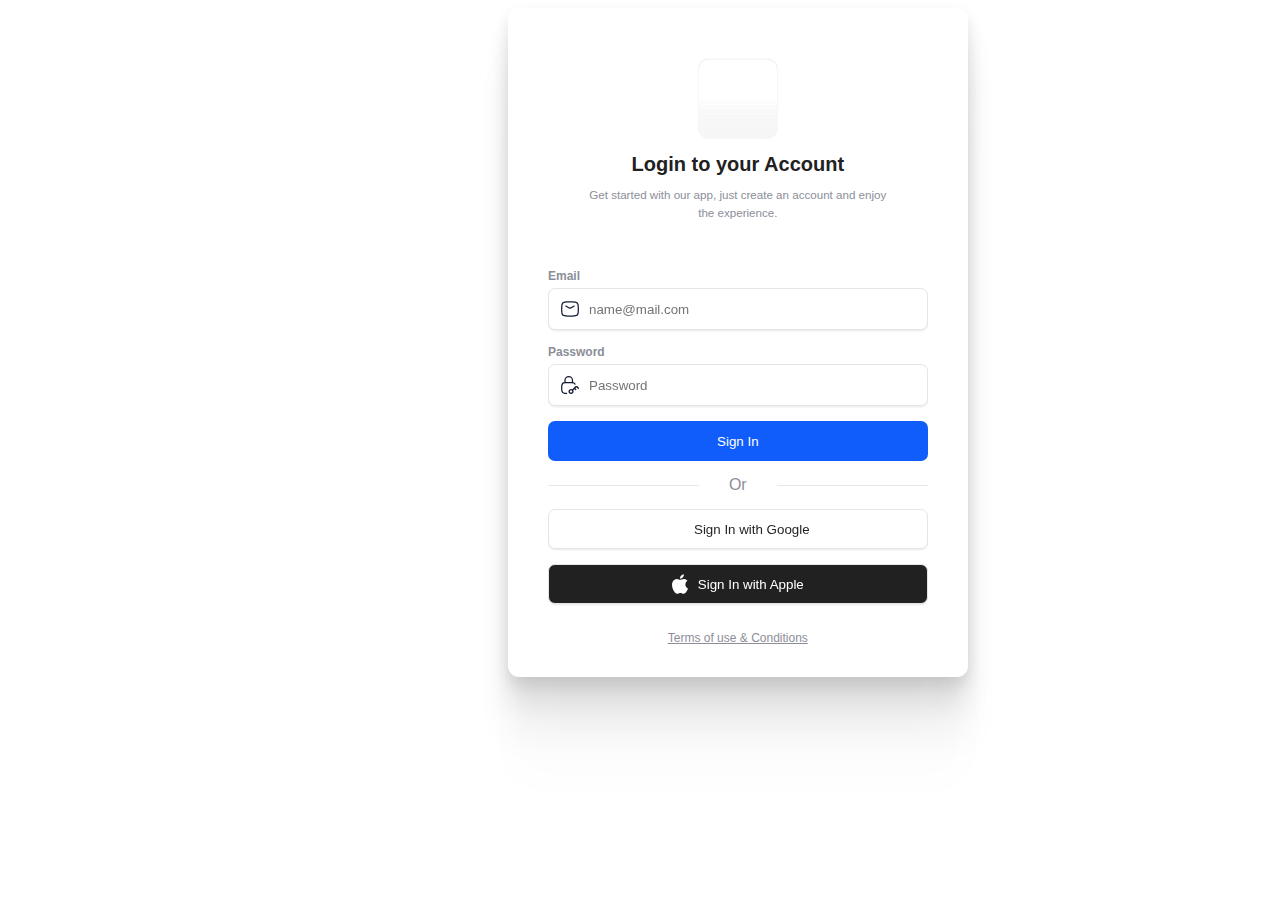
<file: cloudScholarshipTry/src/main/webapp/login.html>
<!DOCTYPE html>
<html lang="en">
<head>
    <meta charset="UTF-8">
    <meta http-equiv="X-UA-Compatible" content="IE=edge">
    <meta name="viewport" content="width=device-width, initial-scale=1.0">
    <title>LOGIN</title>
    <link rel="stylesheet" href="logins.css">
</head>
<body>
    <form class="form_container">
        <div class="logo_container"></div>
        <div class="title_container">
          <p class="title">Login to your Account</p>
          <span class="subtitle">Get started with our app, just create an account and enjoy the experience.</span>
        </div>
        <br>
        <div class="input_container">
          <label class="input_label" for="email_field">Email</label>
          <svg fill="none" viewBox="0 0 24 24" height="24" width="24" xmlns="http://www.w3.org/2000/svg" class="icon">
            <path stroke-linejoin="round" stroke-linecap="round" stroke-width="1.5" stroke="#141B34" d="M7 8.5L9.94202 10.2394C11.6572 11.2535 12.3428 11.2535 14.058 10.2394L17 8.5"></path>
            <path stroke-linejoin="round" stroke-width="1.5" stroke="#141B34" d="M2.01577 13.4756C2.08114 16.5412 2.11383 18.0739 3.24496 19.2094C4.37608 20.3448 5.95033 20.3843 9.09883 20.4634C11.0393 20.5122 12.9607 20.5122 14.9012 20.4634C18.0497 20.3843 19.6239 20.3448 20.7551 19.2094C21.8862 18.0739 21.9189 16.5412 21.9842 13.4756C22.0053 12.4899 22.0053 11.5101 21.9842 10.5244C21.9189 7.45886 21.8862 5.92609 20.7551 4.79066C19.6239 3.65523 18.0497 3.61568 14.9012 3.53657C12.9607 3.48781 11.0393 3.48781 9.09882 3.53656C5.95033 3.61566 4.37608 3.65521 3.24495 4.79065C2.11382 5.92608 2.08114 7.45885 2.01576 10.5244C1.99474 11.5101 1.99475 12.4899 2.01577 13.4756Z"></path>
          </svg>
          <input placeholder="name@mail.com" title="Inpit title" name="input-name" type="text" class="input_field" id="email_field">
        </div>
        <div class="input_container">
          <label class="input_label" for="password_field">Password</label>
          <svg fill="none" viewBox="0 0 24 24" height="24" width="24" xmlns="http://www.w3.org/2000/svg" class="icon">
            <path stroke-linecap="round" stroke-width="1.5" stroke="#141B34" d="M18 11.0041C17.4166 9.91704 16.273 9.15775 14.9519 9.0993C13.477 9.03404 11.9788 9 10.329 9C8.67911 9 7.18091 9.03404 5.70604 9.0993C3.95328 9.17685 2.51295 10.4881 2.27882 12.1618C2.12602 13.2541 2 14.3734 2 15.5134C2 16.6534 2.12602 17.7727 2.27882 18.865C2.51295 20.5387 3.95328 21.8499 5.70604 21.9275C6.42013 21.9591 7.26041 21.9834 8 22"></path>
            <path stroke-linejoin="round" stroke-linecap="round" stroke-width="1.5" stroke="#141B34" d="M6 9V6.5C6 4.01472 8.01472 2 10.5 2C12.9853 2 15 4.01472 15 6.5V9"></path>
            <path fill="#141B34" d="M21.2046 15.1045L20.6242 15.6956V15.6956L21.2046 15.1045ZM21.4196 16.4767C21.7461 16.7972 22.2706 16.7924 22.5911 16.466C22.9116 16.1395 22.9068 15.615 22.5804 15.2945L21.4196 16.4767ZM18.0228 15.1045L17.4424 14.5134V14.5134L18.0228 15.1045ZM18.2379 18.0387C18.5643 18.3593 19.0888 18.3545 19.4094 18.028C19.7299 17.7016 19.7251 17.1771 19.3987 16.8565L18.2379 18.0387ZM14.2603 20.7619C13.7039 21.3082 12.7957 21.3082 12.2394 20.7619L11.0786 21.9441C12.2794 23.1232 14.2202 23.1232 15.4211 21.9441L14.2603 20.7619ZM12.2394 20.7619C11.6914 20.2239 11.6914 19.358 12.2394 18.82L11.0786 17.6378C9.86927 18.8252 9.86927 20.7567 11.0786 21.9441L12.2394 20.7619ZM12.2394 18.82C12.7957 18.2737 13.7039 18.2737 14.2603 18.82L15.4211 17.6378C14.2202 16.4587 12.2794 16.4587 11.0786 17.6378L12.2394 18.82ZM14.2603 18.82C14.8082 19.358 14.8082 20.2239 14.2603 20.7619L15.4211 21.9441C16.6304 20.7567 16.6304 18.8252 15.4211 17.6378L14.2603 18.82ZM20.6242 15.6956L21.4196 16.4767L22.5804 15.2945L21.785 14.5134L20.6242 15.6956ZM15.4211 18.82L17.8078 16.4767L16.647 15.2944L14.2603 17.6377L15.4211 18.82ZM17.8078 16.4767L18.6032 15.6956L17.4424 14.5134L16.647 15.2945L17.8078 16.4767ZM16.647 16.4767L18.2379 18.0387L19.3987 16.8565L17.8078 15.2945L16.647 16.4767ZM21.785 14.5134C21.4266 14.1616 21.0998 13.8383 20.7993 13.6131C20.4791 13.3732 20.096 13.1716 19.6137 13.1716V14.8284C19.6145 14.8284 19.619 14.8273 19.6395 14.8357C19.6663 14.8466 19.7183 14.8735 19.806 14.9391C19.9969 15.0822 20.2326 15.3112 20.6242 15.6956L21.785 14.5134ZM18.6032 15.6956C18.9948 15.3112 19.2305 15.0822 19.4215 14.9391C19.5091 14.8735 19.5611 14.8466 19.5879 14.8357C19.6084 14.8273 19.6129 14.8284 19.6137 14.8284V13.1716C19.1314 13.1716 18.7483 13.3732 18.4281 13.6131C18.1276 13.8383 17.8008 14.1616 17.4424 14.5134L18.6032 15.6956Z"></path>
          </svg>
          <input placeholder="Password" title="Inpit title" name="input-name" type="password" class="input_field" id="password_field">
        </div>
        <button title="Sign In" type="submit" class="sign-in_btn">
          <span>Sign In</span>
        </button>
      
        <div class="separator">
          <hr class="line">
          <span>Or</span>
          <hr class="line">
        </div>
        <button title="Sign In" type="submit" class="sign-in_ggl">
          <svg height="18" width="18" viewBox="0 0 32 32" xmlns:xlink="http://www.w3.org/1999/xlink" xmlns="http://www.w3.org/2000/svg">
            <defs>
              <path d="M44.5 20H24v8.5h11.8C34.7 33.9 30.1 37 24 37c-7.2 0-13-5.8-13-13s5.8-13 13-13c3.1 0 5.9 1.1 8.1 2.9l6.4-6.4C34.6 4.1 29.6 2 24 2 11.8 2 2 11.8 2 24s9.8 22 22 22c11 0 21-8 21-22 0-1.3-.2-2.7-.5-4z" id="A"></path>
            </defs>
            <clipPath id="B">
              
            </clipPath>
            <g transform="matrix(.727273 0 0 .727273 -.954545 -1.45455)">
              <path fill="#fbbc05" clip-path="url(#B)" d="M0 37V11l17 13z"></path>
              <path fill="#ea4335" clip-path="url(#B)" d="M0 11l17 13 7-6.1L48 14V0H0z"></path>
              <path fill="#34a853" clip-path="url(#B)" d="M0 37l30-23 7.9 1L48 0v48H0z"></path>
              <path fill="#4285f4" clip-path="url(#B)" d="M48 48L17 24l-4-3 35-10z"></path>
            </g>
          </svg>
          <span>Sign In with Google</span>
        </button>
        <button title="Sign In" type="submit" class="sign-in_apl">
          <svg preserveAspectRatio="xMidYMid" version="1.1" viewBox="0 0 256 315" height="20px" width="16px" xmlns:xlink="http://www.w3.org/1999/xlink" xmlns="http://www.w3.org/2000/svg">
            <g>
              <path fill="#ffffff" d="M213.803394,167.030943 C214.2452,214.609646 255.542482,230.442639 256,230.644727 C255.650812,231.761357 249.401383,253.208293 234.24263,275.361446 C221.138555,294.513969 207.538253,313.596333 186.113759,313.991545 C165.062051,314.379442 158.292752,301.507828 134.22469,301.507828 C110.163898,301.507828 102.642899,313.596301 82.7151126,314.379442 C62.0350407,315.16201 46.2873831,293.668525 33.0744079,274.586162 C6.07529317,235.552544 -14.5576169,164.286328 13.147166,116.18047 C26.9103111,92.2909053 51.5060917,77.1630356 78.2026125,76.7751096 C98.5099145,76.3877456 117.677594,90.4371851 130.091705,90.4371851 C142.497945,90.4371851 165.790755,73.5415029 190.277627,76.0228474 C200.528668,76.4495055 229.303509,80.1636878 247.780625,107.209389 C246.291825,108.132333 213.44635,127.253405 213.803394,167.030988 M174.239142,50.1987033 C185.218331,36.9088319 192.607958,18.4081019 190.591988,0 C174.766312,0.636050225 155.629514,10.5457909 144.278109,23.8283506 C134.10507,35.5906758 125.195775,54.4170275 127.599657,72.4607932 C145.239231,73.8255433 163.259413,63.4970262 174.239142,50.1987249"></path>
            </g>
          </svg>
          <span>Sign In with Apple</span>
        </button>
        <p class="note">Terms of use &amp; Conditions</p>
      </form>
</body>
</html>
</file>
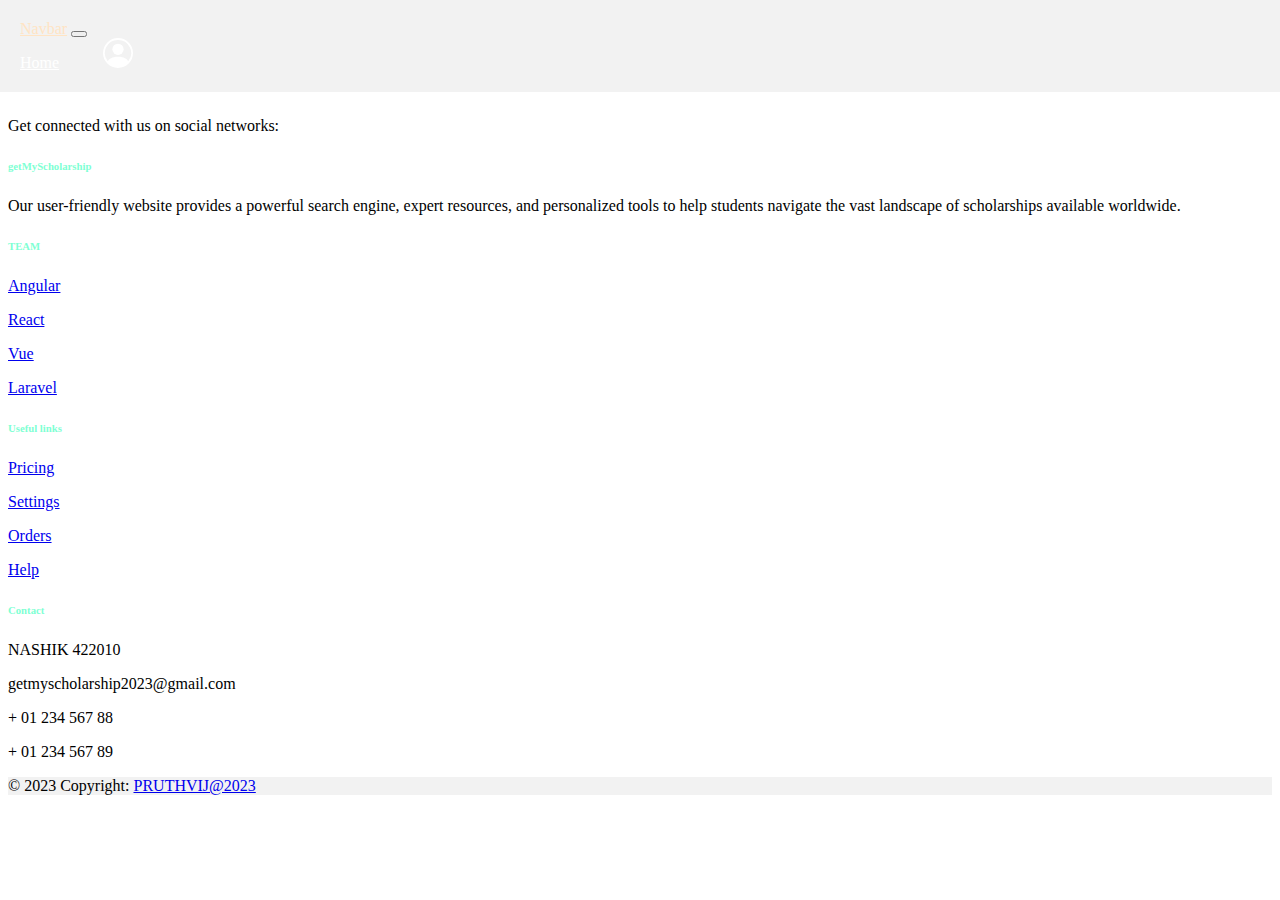
<file: cloudScholarshipTry/src/main/webapp/main.html>
<!DOCTYPE html>
<html lang="en">
<head>
    <meta charset="UTF-8">
    <meta http-equiv="X-UA-Compatible" content="IE=edge">
    <meta name="viewport" content="width=device-width, initial-scale=1.0">
    <title>Scholarship Portal</title>
    <link href="https://cdn.jsdelivr.net/npm/bootstrap@5.0.2/dist/css/bootstrap.min.css" rel="stylesheet" integrity="sha384-EVSTQN3/azprG1Anm3QDgpJLIm9Nao0Yz1ztcQTwFspd3yD65VohhpuuCOmLASjC" crossorigin="anonymous">
    <script src="https://cdn.jsdelivr.net/npm/bootstrap@5.0.2/dist/js/bootstrap.bundle.min.js" integrity="sha384-MrcW6ZMFYlzcLA8Nl+NtUVF0sA7MsXsP1UyJoMp4YLEuNSfAP+JcXn/tWtIaxVXM" crossorigin="anonymous"></script>
    <link rel="stylesheet" href="styles.css">
    <link rel="preconnect" href="https://fonts.googleapis.com">
<link rel="preconnect" href="https://fonts.gstatic.com" crossorigin>
<link href="https://fonts.googleapis.com/css2?family=Open+Sans&display=swap" rel="stylesheet">
<link rel="stylesheet" href="forms.css">
</head>
<body>
    <!--NAVBAR DO NOT TOUCH-->
    <div class="container-fluid" style="height: 89px;">
    <nav class="navbar navbar-expand-lg navbar-light bg-dark" style="  background-color: #f2f2f2;
    position: fixed;
    top: 0;
    left: 0;
    width: 100%;
    padding: 20px; 
    box-sizing: border-box;
    z-index: 999;
    ">
        <div class="container-fluid">
          <a class="navbar-brand" href="#" style="color: bisque;">Navbar</a>
          <button class="navbar-toggler" type="button" data-bs-toggle="collapse" data-bs-target="#navbarNavAltMarkup" aria-controls="navbarNavAltMarkup" aria-expanded="false" aria-label="Toggle navigation">
            <span class="navbar-toggler-icon"></span>
          </button>
          <div class="collapse navbar-collapse" id="navbarNavAltMarkup">
            <div class="navbar-nav ms-auto">
              <a class="nav-link active" aria-current="page" href="indexs.html" style="color:white; padding-right: 40px;">Home</a>
              <a class="nav-link" href="login.html"><svg xmlns="http://www.w3.org/2000/svg" width="30" height="30" fill="white" class="bi bi-person-circle" viewBox="0 0 16 16">
                <path d="M11 6a3 3 0 1 1-6 0 3 3 0 0 1 6 0z"/>
                <path fill-rule="evenodd" d="M0 8a8 8 0 1 1 16 0A8 8 0 0 1 0 8zm8-7a7 7 0 0 0-5.468 11.37C3.242 11.226 4.805 10 8 10s4.757 1.225 5.468 2.37A7 7 0 0 0 8 1z"/>
              </svg></a>
            </div>
          </div>
        </div>
      </nav>
    </div>





      <!--FOOTERS-->
      <!-- Footer -->
<footer class="text-center text-lg-start bg-dark text-muted" style="margin-top: 20px;">
    <!-- Section: Social media -->
    <section class="d-flex justify-content-center justify-content-lg-between p-4 border-bottom">
      <!-- Left -->
      <div class="me-5 d-none d-lg-block">
        <span>Get connected with us on social networks:</span>
      </div>
      <!-- Left -->
  
      <!-- Right -->
      <div>
        <a href="" class="me-4 text-reset">
          <i class="fab fa-facebook-f"></i>
        </a>
        <a href="" class="me-4 text-reset">
          <i class="fab fa-twitter"></i>
        </a>
        <a href="" class="me-4 text-reset">
          <i class="fab fa-google"></i>
        </a>
        <a href="" class="me-4 text-reset">
          <i class="fab fa-instagram"></i>
        </a>
        <a href="" class="me-4 text-reset">
          <i class="fab fa-linkedin"></i>
        </a>
        <a href="" class="me-4 text-reset">
          <i class="fab fa-github"></i>
        </a>
      </div>
      <!-- Right -->
    </section>
    <!-- Section: Social media -->
  
    <!-- Section: Links  -->
    <section class="">
      <div class="container text-center text-md-start mt-5">
        <!-- Grid row -->
        <div class="row mt-3">
          <!-- Grid column -->
          <div class="col-md-3 col-lg-4 col-xl-3 mx-auto mb-4">
            <!-- Content -->
            <h6 class=" fw-bold mb-4" style="color: aquamarine;">
              <i class="fas fa-gem me-3" ></i>getMyScholarship
            </h6>
            <p>
                Our user-friendly website provides a powerful search engine, expert resources, and personalized tools to help students navigate the vast landscape of scholarships available worldwide. 
            </p>
          </div>
          <!-- Grid column -->
  
          <!-- Grid column -->
          <div class="col-md-2 col-lg-2 col-xl-2 mx-auto mb-4">
            <!-- Links -->
            <h6 class="text-uppercase fw-bold mb-4" style="color: aquamarine;">
              TEAM
            </h6>
            <p>
              <a href="#!" class="text-reset">Angular</a>
            </p>
            <p>
              <a href="#!" class="text-reset">React</a>
            </p>
            <p>
              <a href="#!" class="text-reset">Vue</a>
            </p>
            <p>
              <a href="#!" class="text-reset">Laravel</a>
            </p>
          </div>
          <!-- Grid column -->
  
          <!-- Grid column -->
          <div class="col-md-3 col-lg-2 col-xl-2 mx-auto mb-4">
            <!-- Links -->
            <h6 class="text-uppercase fw-bold mb-4" style="color: aquamarine;">
              Useful links
            </h6>
            <p>
              <a href="#!" class="text-reset">Pricing</a>
            </p>
            <p>
              <a href="#!" class="text-reset">Settings</a>
            </p>
            <p>
              <a href="#!" class="text-reset">Orders</a>
            </p>
            <p>
              <a href="#!" class="text-reset">Help</a>
            </p>
          </div>
          <!-- Grid column -->
  
          <!-- Grid column -->
          <div class="col-md-4 col-lg-3 col-xl-3 mx-auto mb-md-0 mb-4">
            <!-- Links -->
            <h6 class="text-uppercase fw-bold mb-4"  style="color: aquamarine;">Contact</h6>
            <p><i class="fas fa-home me-3"></i> NASHIK 422010</p>
            <p>
              <i class="fas fa-envelope me-3"></i>
              getmyscholarship2023@gmail.com
            </p>
            <p><i class="fas fa-phone me-3"></i> + 01 234 567 88</p>
            <p><i class="fas fa-print me-3"></i> + 01 234 567 89</p>
          </div>
          <!-- Grid column -->
        </div>
        <!-- Grid row -->
      </div>
    </section>
    <!-- Section: Links  -->
  
    <!-- Copyright -->
    <div class="text-center p-4" style="background-color: rgba(0, 0, 0, 0.05);">
      © 2023 Copyright:
      <a class="text-reset fw-bold" href="https://mdbootstrap.com/">PRUTHVIJ@2023</a>
    </div>
    <!-- Copyright -->
  </footer>
  <!-- Footer -->
</body>
</html>
</file>
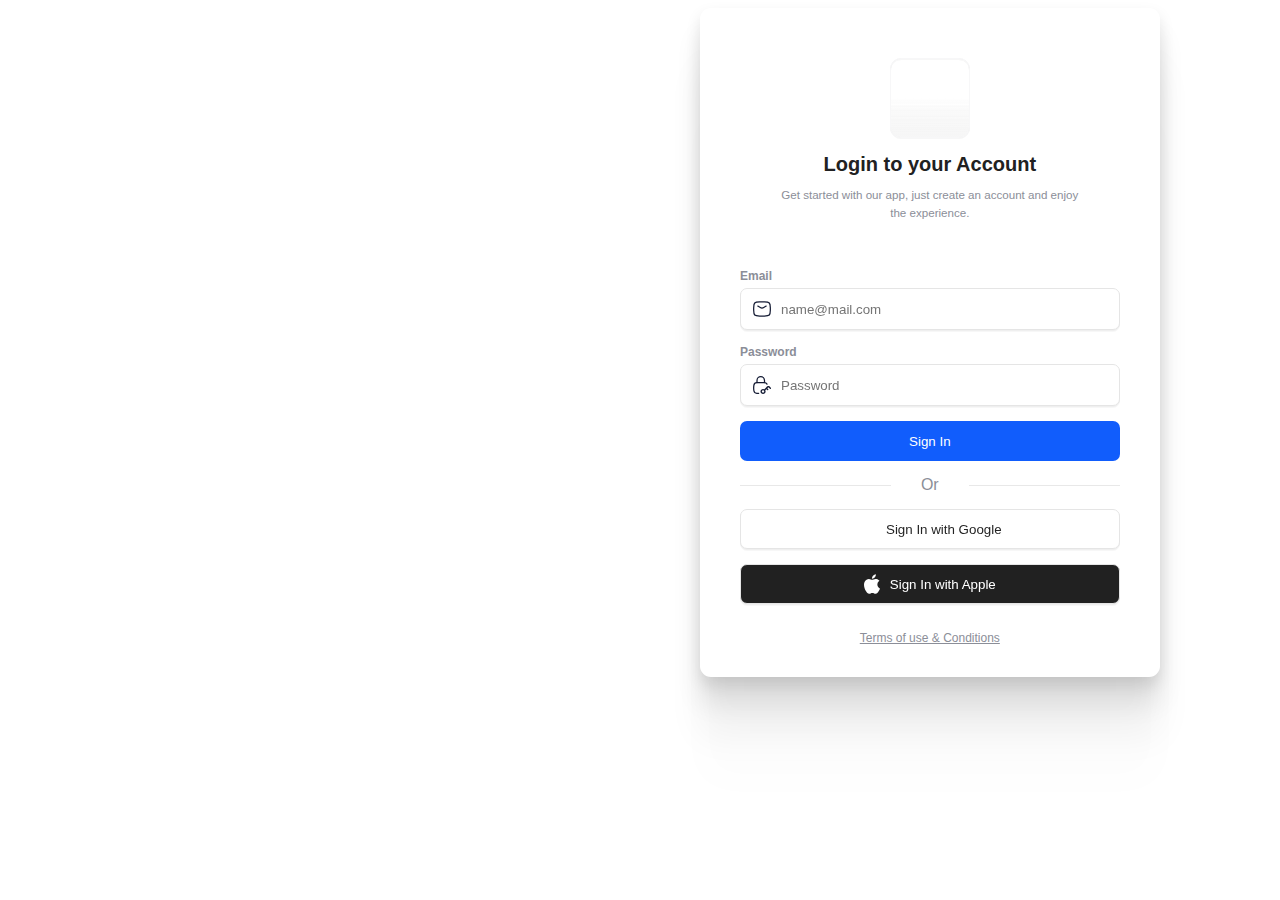
<file: getMyScholarship/src/main/webapp/login.html>
<!DOCTYPE html>
<html lang="en">
<head>
    <meta charset="UTF-8">
    <meta http-equiv="X-UA-Compatible" content="IE=edge">
    <meta name="viewport" content="width=device-width, initial-scale=1.0">
    <title>LOGIN</title>
    <link rel="stylesheet" href="logins.css">
    <script>
        function redirectToUpdatePage() {
            window.location.href = "update.html";
        }
    </script>
</head>
<body style="align-items: center; margin-left:200px;">
<form class="form_container">
    <div class="logo_container"></div>
    <div class="title_container">
        <p class="title">Login to your Account</p>
        <span class="subtitle">Get started with our app, just create an account and enjoy the experience.</span>
    </div>
    <br>
    <div class="input_container">
        <label class="input_label" >Email</label>
        <svg fill="none" viewBox="0 0 24 24" height="24" width="24" xmlns="http://www.w3.org/2000/svg" class="icon">
            <path stroke-linejoin="round" stroke-linecap="round" stroke-width="1.5" stroke="#141B34" d="M7 8.5L9.94202 10.2394C11.6572 11.2535 12.3428 11.2535 14.058 10.2394L17 8.5"></path>
            <path stroke-linejoin="round" stroke-width="1.5" stroke="#141B34" d="M2.01577 13.4756C2.08114 16.5412 2.11383 18.0739 3.24496 19.2094C4.37608 20.3448 5.95033 20.3843 9.09883 20.4634C11.0393 20.5122 12.9607 20.5122 14.9012 20.4634C18.0497 20.3843 19.6239 20.3448 20.7551 19.2094C21.8862 18.0739 21.9189 16.5412 21.9842 13.4756C22.0053 12.4899 22.0053 11.5101 21.9842 10.5244C21.9189 7.45886 21.8862 5.92609 20.7551 4.79066C19.6239 3.65523 18.0497 3.61568 14.9012 3.53657C12.9607 3.48781 11.0393 3.48781 9.09882 3.53656C5.95033 3.61566 4.37608 3.65521 3.24495 4.79065C2.11382 5.92608 2.08114 7.45885 2.01576 10.5244C1.99474 11.5101 1.99475 12.4899 2.01577 13.4756Z"></path>
        </svg>
        <input placeholder="name@mail.com" title="Input title" name="input-name" type="text" class="input_field" id="email_field">
    </div>
    <div class="input_container">
        <label class="input_label" >Password</label>
        <svg fill="none" viewBox="0 0 24 24" height="24" width="24" xmlns="http://www.w3.org/2000/svg" class="icon">
            <path stroke-linecap="round" stroke-width="1.5" stroke="#141B34" d="M18 11.0041C17.4166 9.91704 16.273 9.15775 14.9519 9.0993C13.477 9.03404 11.9788 9 10.329 9C8.67911 9 7.18091 9.03404 5.70604 9.0993C3.95328 9.17685 2.51295 10.4881 2.27882 12.1618C2.12602 13.2541 2 14.3734 2 15.5134C2 16.6534 2.12602 17.7727 2.27882 18.865C2.51295 20.5387 3.95328 21.8499 5.70604 21.9275C6.42013 21.9591 7.26041 21.9834 8 22"></path>
            <path stroke-linejoin="round" stroke-linecap="round" stroke-width="1.5" stroke="#141B34" d="M6 9V6.5C6 4.01472 8.01472 2 10.5 2C12.9853 2 15 4.01472 15 6.5V9"></path>
            <path fill="#141B34" d="M21.2046 15.1045L20.6242 15.6956V15.6956L21.2046 15.1045ZM21.4196 16.4767C21.7461 16.7972 22.2706 16.7924 22.5911 16.466C22.9116 16.1395 22.9068 15.615 22.5804 15.2945L21.4196 16.4767ZM18.0228 15.1045L17.4424 14.5134V14.5134L18.0228 15.1045ZM18.2379 18.0387C18.5643 18.3593 19.0888 18.3545 19.4094 18.028C19.7299 17.7016 19.7251 17.1771 19.3987 16.8565L18.2379 18.0387ZM14.2603 20.7619C13.7039 21.3082 12.7957 21.3082 12.2394 20.7619L11.0786 21.9441C12.2794 23.1232 14.2202 23.1232 15.4211 21.9441L14.2603 20.7619ZM12.2394 20.7619C11.6914 20.2239 11.6914 19.358 12.2394 18.82L11.0786 17.6378C9.86927 18.8252 9.86927 20.7567 11.0786 21.9441L12.2394 20.7619ZM12.2394 18.82C12.7957 18.2737 13.7039 18.2737 14.2603 18.82L15.4211 17.6378C14.2202 16.4587 12.2794 16.4587 11.0786 17.6378L12.2394 18.82ZM14.2603 18.82C14.8082 19.358 14.8082 20.2239 14.2603 20.7619L15.4211 21.9441C16.6304 20.7567 16.6304 18.8252 15.4211 17.6378L14.2603 18.82ZM20.6242 15.6956L21.4196 16.4767L22.5804 15.2945L21.785 14.5134L20.6242 15.6956ZM15.4211 18.82L17.8078 16.4767L16.647 15.2944L14.2603 17.6377L15.4211 18.82ZM17.8078 16.4767L18.6032 15.6956L17.4424 14.5134L16.647 15.2945L17.8078 16.4767ZM16.647 16.4767L18.2379 18.0387L19.3987 16.8565L17.8078 15.2945L16.647 16.4767ZM21.785 14.5134C21.4266 14.1616 21.0998 13.8383 20.7993 13.6131C20.4791 13.3732 20.096 13.1716 19.6137 13.1716V14.8284C19.6145 14.8284 19.619 14.8273 19.6395 14.8357C19.6663 14.8466 19.7183 14.8735 19.806 14.9391C19.9969 15.0822 20.2326 15.3112 20.6242 15.6956L21.785 14.5134ZM18.6032 15.6956C18.9948 15.3112 19.2305 15.0822 19.4215 14.9391C19.5091 14.8735 19.5611 14.8466 19.5879 14.8357C19.6084 14.8273 19.6129 14.8284 19.6137 14.8284V13.1716C19.1314 13.1716 18.7483 13.3732 18.4281 13.6131C18.1276 13.8383 17.8008 14.1616 17.4424 14.5134L18.6032 15.6956Z"></path>
        </svg>
        <input placeholder="Password" title="Input title" name="input-name" type="password" class="input_field" id="password_field">

    </div>
<!--    <a href="update.html" class="input_container" style="margin-top: 20px;">-->
<!--        <button title="Sign In" type="submit" class="sign-in_btn">-->
<!--            <span>Sign In</span>-->
<!--        </button>-->
<!--        -->
<!--    </a>-->

    <button title="Sign In" type="button" class="sign-in_btn" onclick="redirectToUpdatePage()">
        <span>Sign In</span>

    </button>

    <div class="separator">
        <hr class="line">
        <span>Or</span>
        <hr class="line">
    </div>
    <button title="Sign In" type="submit" class="sign-in_ggl">
        <svg height="18" width="18" viewBox="0 0 32 32" xmlns:xlink="http://www.w3.org/1999/xlink" xmlns="http://www.w3.org/2000/svg">
            <defs>
                <path d="M44.5 20H24v8.5h11.8C34.7 33.9 30.1 37 24 37c-7.2 0-13-5.8-13-13s5.8-13 13-13c3.1 0 5.9 1.1 8.1 2.9l6.4-6.4C34.6 4.1 29.6 2 24 2 11.8 2 2 11.8 2 24s9.8 22 22 22c11 0 21-8 21-22 0-1.3-.2-2.7-.5-4z" id="A"></path>
            </defs>
            <clipPath id="B">

            </clipPath>
            <g transform="matrix(.727273 0 0 .727273 -.954545 -1.45455)">
                <path fill="#fbbc05" clip-path="url(#B)" d="M0 37V11l17 13z"></path>
                <path fill="#ea4335" clip-path="url(#B)" d="M0 11l17 13 7-6.1L48 14V0H0z"></path>
                <path fill="#34a853" clip-path="url(#B)" d="M0 37l30-23 7.9 1L48 0v48H0z"></path>
                <path fill="#4285f4" clip-path="url(#B)" d="M48 48L17 24l-4-3 35-10z"></path>
            </g>
        </svg>
        <span>Sign In with Google</span>
    </button>
    <button title="Sign In" type="submit" class="sign-in_apl">
        <svg preserveAspectRatio="xMidYMid" version="1.1" viewBox="0 0 256 315" height="20px" width="16px" xmlns:xlink="http://www.w3.org/1999/xlink" xmlns="http://www.w3.org/2000/svg">
            <g>
                <path fill="#ffffff" d="M213.803394,167.030943 C214.2452,214.609646 255.542482,230.442639 256,230.644727 C255.650812,231.761357 249.401383,253.208293 234.24263,275.361446 C221.138555,294.513969 207.538253,313.596333 186.113759,313.991545 C165.062051,314.379442 158.292752,301.507828 134.22469,301.507828 C110.163898,301.507828 102.642899,313.596301 82.7151126,314.379442 C62.0350407,315.16201 46.2873831,293.668525 33.0744079,274.586162 C6.07529317,235.552544 -14.5576169,164.286328 13.147166,116.18047 C26.9103111,92.2909053 51.5060917,77.1630356 78.2026125,76.7751096 C98.5099145,76.3877456 117.677594,90.4371851 130.091705,90.4371851 C142.497945,90.4371851 165.790755,73.5415029 190.277627,76.0228474 C200.528668,76.4495055 229.303509,80.1636878 247.780625,107.209389 C246.291825,108.132333 213.44635,127.253405 213.803394,167.030988 M174.239142,50.1987033 C185.218331,36.9088319 192.607958,18.4081019 190.591988,0 C174.766312,0.636050225 155.629514,10.5457909 144.278109,23.8283506 C134.10507,35.5906758 125.195775,54.4170275 127.599657,72.4607932 C145.239231,73.8255433 163.259413,63.4970262 174.239142,50.1987249"></path>
            </g>
        </svg>
        <span>Sign In with Apple</span>
    </button>
    <p class="note">Terms of use &amp; Conditions</p>

</form>

</body>

</html>
</file>
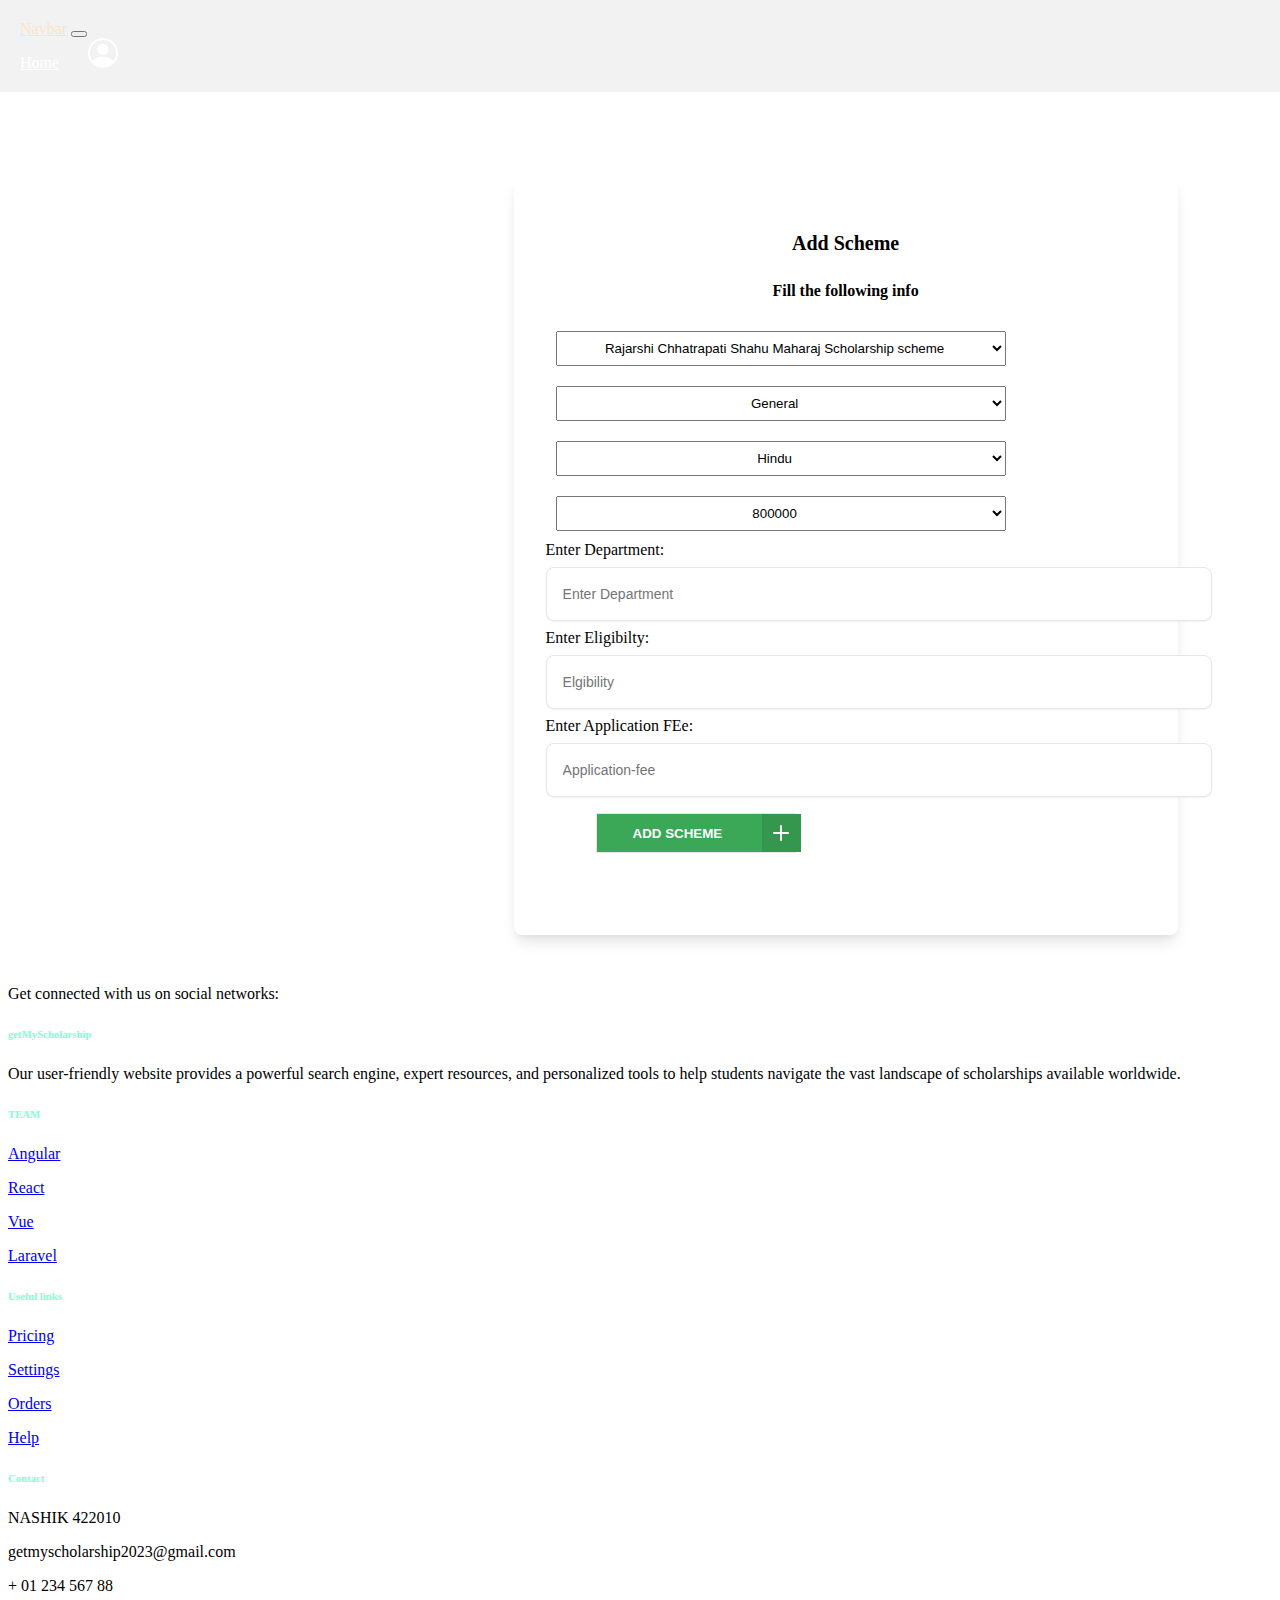
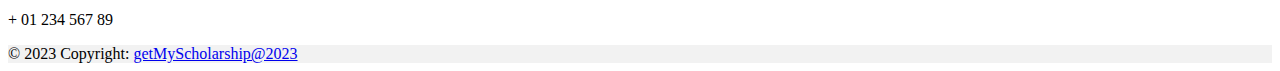
<file: getMyScholarship/src/main/webapp/update.html>
<!DOCTYPE html>
<html lang="en">
<head>
    <meta charset="UTF-8">
    <meta http-equiv="X-UA-Compatible" content="IE=edge">
    <meta name="viewport" content="width=device-width, initial-scale=1.0">
    <title>Document</title>
    <link href="https://cdn.jsdelivr.net/npm/bootstrap@5.0.2/dist/css/bootstrap.min.css" rel="stylesheet" integrity="sha384-EVSTQN3/azprG1Anm3QDgpJLIm9Nao0Yz1ztcQTwFspd3yD65VohhpuuCOmLASjC" crossorigin="anonymous">
    <script src="https://cdn.jsdelivr.net/npm/bootstrap@5.0.2/dist/js/bootstrap.bundle.min.js" integrity="sha384-MrcW6ZMFYlzcLA8Nl+NtUVF0sA7MsXsP1UyJoMp4YLEuNSfAP+JcXn/tWtIaxVXM" crossorigin="anonymous"></script>
    <style>
        .form {
    background-color: #fff;
    display: block;
    padding: 2rem;
    margin-left: 40%;
    margin-top: 80px;
    width: 600px;
    margin-bottom: 10px;
    border-radius: 0.5rem;
    box-shadow: 0 10px 15px -3px rgba(0, 0, 0, 0.1), 0 4px 6px -2px rgba(0, 0, 0, 0.05);
  }

  .form-title {
    font-size: 1.25rem;
    line-height: 1.75rem;
    font-weight: 600;
    text-align: center;
    color: #000;
  }

  .input-container {
    position: relative;

  }

  .input-container input, .form button {
    outline: none;
    border: 1px solid #e5e7eb;
    margin: 8px 0;
  }

  .input-container input {
    background-color: #fff;
    padding: 1rem;
    padding-right: 3rem;
    font-size: 0.875rem;
    line-height: 1.25rem;
    width: 100%;
    border-radius: 0.5rem;
    box-shadow: 0 1px 2px 0 rgba(0, 0, 0, 0.05);
  }

  .submit {
    display: block;
    padding-top: 0.75rem;
    padding-bottom: 0.75rem;
    padding-left: 1.25rem;
    padding-right: 1.25rem;
    background-color: #4F46E5;
    color: #ffffff;
    font-size: 0.875rem;
    line-height: 1.25rem;
    font-weight: 500;
    width: 100%;
    border-radius: 0.5rem;
    text-transform: uppercase;
  }

  .signup-link {
    color: #6B7280;
    font-size: 0.875rem;
    line-height: 1.25rem;
    text-align: center;
  }

  .signup-link a {
    text-decoration: underline;
  }
  .button {
    position: relative;
    width: 150px;
    height: 40px;
    cursor: pointer;
    display: flex;
    align-items: center;
    border: 1px solid #34974d;
    background-color: #3aa856;
  }

  .button, .button__icon, .button__text {
    transition: all 0.3s;
  }

  .button .button__text {
    transform: translateX(30px);
    color: #fff;
    font-weight: 600;
  }

  .button .button__icon {
    position: absolute;
    transform: translateX(109px);
    height: 100%;
    width: 39px;
    background-color: #34974d;
    display: flex;
    align-items: center;
    justify-content: center;
  }

  .button .svg {
    width: 30px;
    stroke: #fff;
  }

  .button:hover {
    background: #34974d;
  }

  .button:hover .button__text {
    color: transparent;
  }

  .button:hover .button__icon {
    width: 148px;
    transform: translateX(0);
  }

  .button:active .button__icon {
    background-color: #2e8644;
  }

  .button:active {
    border: 1px solid #2e8644;
  }
    </style>
</head>
<body>
  <div class="container-fluid" style="height: 89px;">
    <nav class="navbar navbar-expand-lg navbar-light bg-dark" style="  background-color: #f2f2f2;
    position: fixed;
    top: 0;
    left: 0;
    width: 100%;
    padding: 20px; 
    box-sizing: border-box;
    z-index: 999;
    ">
        <div class="container-fluid">
          <a class="navbar-brand" href="#" style="color: bisque;">Navbar</a>
          <button class="navbar-toggler" type="button" data-bs-toggle="collapse" data-bs-target="#navbarNavAltMarkup" aria-controls="navbarNavAltMarkup" aria-expanded="false" aria-label="Toggle navigation">
            <span class="navbar-toggler-icon"></span>
          </button>
          <div class="collapse navbar-collapse" id="navbarNavAltMarkup">
            <div class="navbar-nav ms-auto">
              <a class="nav-link active" aria-current="page" href="#" style="color:white; padding-right: 25px;">Home</a>
            <!--  <a class="nav-link" href="#searchForm" style="color: aquamarine; padding-left: 45px;padding-right: 45px;">Form</a>
              <a class="nav-link" href="#carouselExampleCaptions" style="color: aquamarine; padding-right: 45px;">About-Us</a>-->
              <a class="nav-link" href="login.html"><svg xmlns="http://www.w3.org/2000/svg" width="30" height="30" fill="white" class="bi bi-person-circle" viewBox="0 0 16 16">
                <path d="M11 6a3 3 0 1 1-6 0 3 3 0 0 1 6 0z"/>
                <path fill-rule="evenodd" d="M0 8a8 8 0 1 1 16 0A8 8 0 0 1 0 8zm8-7a7 7 0 0 0-5.468 11.37C3.242 11.226 4.805 10 8 10s4.757 1.225 5.468 2.37A7 7 0 0 0 8 1z"/>
              </svg></a>
            </div>
          </div>
        </div>
      </nav>
    </div>
<form class="form" action="addSchemeServlet" method="post">
    <div class="input-container">
      <p class="form-title">Add Scheme<br></p>
      <p class="form-title" style="font-size: medium;">Fill the following info</p>
        <div class="dropdown "style="padding:10px; width:285px">
            <select id="scholarshipname" name="scholarshipname" required style="width: 450px; text-align: center;
                  height: 35px;">
                <option value="Rajarshi Chhatrapati Shahu Maharaj Scholarship scheme">Rajarshi Chhatrapati Shahu Maharaj Scholarship scheme</option>
                <option value="Dr. Panjabrao Deshmukh Vasatigruh Nirvah Bhatta Yojna (DOA)">Dr. Panjabrao Deshmukh Vasatigruh Nirvah Bhatta Yojna (DOA)</option>
                <option value="Tuition Fees and Examination Fees to SBC Students">Tuition Fees and Examination Fees to SBC Students</option>
                <option value="Government of India Post-Matric Scholarship">Government of India Post-Matric Scholarship</option>
                <option value="Vocational Training Fee reimbursement for the OBC, SEBC, VJNT & SBC Welfare Department students">Vocational Training Fee reimbursement for the OBC, SEBC, VJNT & SBC Welfare Department students</option>
            </select>
          </div>
          <div class="dropdown "style="padding:10px; width:285px">
              <select id="CategoryWeb" name="CategoryWeb" required style="width: 450px; text-align: center;
                  height: 35px;" >
                  <option value="General">General</option>
                  <option value="SC">SC</option>
                  <option value="NT">NT</option>
                  <option value="Jain">Jain</option>
                  <option value="VJNT">VJNT</option>
                  <option value="Christan">Christan</option>
                  <option value="SBC">SBC</option>
              </select>
          </div>
          <div class="dropdown "style="padding:10px; width:285px">
<!--            <a class="btn btn-secondary dropdown-toggle" href="#" role="button" id="dropdownMenuLink" data-bs-toggle="dropdown" aria-expanded="false" style="width: 285px;">-->
<!--              RELIGION-->
<!--            </a>-->
<!--          -->
<!--            <ul class="dropdown-menu" aria-labelledby="dropdownMenuLink">-->
<!--                <select name="" id="" class="dropdown-menu">-->
<!--              <li><option value="Hindu">Hindu</option></li>-->
<!--              <li><a class="dropdown-item" href="#">Buddhist</a></li>-->
<!--              <li><a class="dropdown-item" href="#">Muslim</a></li>-->
<!--              <li><a class="dropdown-item" href="#">Jain</a></li>-->
<!--              <li><a class="dropdown-item" href="#">Parsi</a></li>-->
<!--              <li><a class="dropdown-item" href="#">Christan</a></li>-->
<!--              <li><a class="dropdown-item" href="#">Sikh</a></li>-->
<!--              <li><a class="dropdown-item" href="#">Jews</a></li>-->
<!--                </select>-->
<!--            </ul>-->
              <select id="religionWeb" name="religionWeb" required style="width: 450px; text-align: center;
                  height: 35px;">
                  <option value="Hindu">Hindu</option>
                  <option value="Buddhist">Buddhist</option>
                  <option value="Muslim">Muslim</option>
                  <option value="Jain">Jain</option>
                  <option value="Parsi">Parsi</option>
                  <option value="Christan">Christan</option>
                  <option value="Sikh">Sikh</option>
                  <option value="Jews">Jews</option>
              </select>
          </div>
          <div class="dropdown "style="padding:10px; width:285px">
              <select id="AmountWeb" name="AmountWeb" required style="width: 450px; text-align: center;
                  height: 35px;">
                  <option value="800000">800000</option>
                  <option value="250000">250000</option>

              </select>
          </div>

    <div class="input-container">
        <label for="departname">Enter Department:</label>
        <input type="text" placeholder="Enter Department" id="departname" name="departname" value = "" autocomplete="off">
        <span>
           </span>
    </div>
    <div class="input-container">
        <label for="ElgibilityWeb">Enter Eligibilty:</label>
        <input type="text" id = "ElgibilityWeb" placeholder="Elgibility" name="ElgibilityWeb" autocomplete="off">
    </div>
    <div class="input-container">
        <label for="fees">Enter Application FEe:</label>
        <input type="text" id= "fees" placeholder="Application-fee" name="fees" autocomplete="off">
    </div>
    <a href="" style="text-decoration: none;">
      <button type="submit" class="button" value="submit" style="margin-left: 50px; margin-bottom: 50px; width: 200px; align-items:center;">
          <span class="button__text">ADD SCHEME</span>
          <span class="button__icon" style="margin-left: 50px; "><svg xmlns="http://www.w3.org/2000/svg" width="24" viewBox="0 0 24 24" stroke-width="2" stroke-linejoin="round" stroke-linecap="round" stroke="currentColor" height="24" fill="none" class="svg"><line y2="19" y1="5" x2="12" x1="12"></line><line y2="12" y1="12" x2="19" x1="5"></line></svg></span>
        </button>
      </a>
    </div>
</form>
  <footer class="text-center text-lg-start bg-dark text-muted" style="margin-top: 50px;">
      <!-- Section: Social media -->
      <section class="d-flex justify-content-center justify-content-lg-between p-4 border-bottom">
          <!-- Left -->
          <div class="me-5 d-none d-lg-block">
              <span>Get connected with us on social networks:</span>
          </div>
          <!-- Left -->

          <!-- Right -->
          <div>
              <a href="" class="me-4 text-reset">
                  <i class="fab fa-facebook-f"></i>
              </a>
              <a href="" class="me-4 text-reset">
                  <i class="fab fa-twitter"></i>
              </a>
              <a href="" class="me-4 text-reset">
                  <i class="fab fa-google"></i>
              </a>
              <a href="" class="me-4 text-reset">
                  <i class="fab fa-instagram"></i>
              </a>
              <a href="" class="me-4 text-reset">
                  <i class="fab fa-linkedin"></i>
              </a>
              <a href="" class="me-4 text-reset">
                  <i class="fab fa-github"></i>
              </a>
          </div>
          <!-- Right -->
      </section>
      <!-- Section: Social media -->

      <!-- Section: Links  -->
      <section class="">
          <div class="container text-center text-md-start mt-5">
              <!-- Grid row -->
              <div class="row mt-3">
                  <!-- Grid column -->
                  <div class="col-md-3 col-lg-4 col-xl-3 mx-auto mb-4">
                      <!-- Content -->
                      <h6 class=" fw-bold mb-4" style="color: aquamarine;">
                          <i class="fas fa-gem me-3" ></i>getMyScholarship
                      </h6>
                      <p>
                          Our user-friendly website provides a powerful search engine, expert resources, and personalized tools to help students navigate the vast landscape of scholarships available worldwide.
                      </p>
                  </div>
                  <!-- Grid column -->

                  <!-- Grid column -->
                  <div class="col-md-2 col-lg-2 col-xl-2 mx-auto mb-4">
                      <!-- Links -->
                      <h6 class="text-uppercase fw-bold mb-4" style="color: aquamarine;">
                          TEAM
                      </h6>
                      <p>
                          <a href="#!" class="text-reset">Angular</a>
                      </p>
                      <p>
                          <a href="#!" class="text-reset">React</a>
                      </p>
                      <p>
                          <a href="#!" class="text-reset">Vue</a>
                      </p>
                      <p>
                          <a href="#!" class="text-reset">Laravel</a>
                      </p>
                  </div>
                  <!-- Grid column -->

                  <!-- Grid column -->
                  <div class="col-md-3 col-lg-2 col-xl-2 mx-auto mb-4">
                      <!-- Links -->
                      <h6 class="text-uppercase fw-bold mb-4" style="color: aquamarine;">
                          Useful links
                      </h6>
                      <p>
                          <a href="#!" class="text-reset">Pricing</a>
                      </p>
                      <p>
                          <a href="#!" class="text-reset">Settings</a>
                      </p>
                      <p>
                          <a href="#!" class="text-reset">Orders</a>
                      </p>
                      <p>
                          <a href="#!" class="text-reset">Help</a>
                      </p>
                  </div>
                  <!-- Grid column -->

                  <!-- Grid column -->
                  <div class="col-md-4 col-lg-3 col-xl-3 mx-auto mb-md-0 mb-4">
                      <!-- Links -->
                      <h6 class="text-uppercase fw-bold mb-4"  style="color: aquamarine;">Contact</h6>
                      <p><i class="fas fa-home me-3"></i> NASHIK 422010</p>
                      <p>
                          <i class="fas fa-envelope me-3"></i>
                          getmyscholarship2023@gmail.com
                      </p>
                      <p><i class="fas fa-phone me-3"></i> + 01 234 567 88</p>
                      <p><i class="fas fa-print me-3"></i> + 01 234 567 89</p>
                  </div>
                  <!-- Grid column -->
              </div>
              <!-- Grid row -->
          </div>
      </section>
      <!-- Section: Links  -->

      <!-- Copyright -->
      <div class="text-center p-4" style="background-color: rgba(0, 0, 0, 0.05);">
          © 2023 Copyright:
          <a class="text-reset fw-bold" href="https://mdbootstrap.com/">getMyScholarship@2023</a>
      </div>
      <!-- Copyright -->
  </footer>
</body>
</html>
</file>
<file: cloudScholarshipTry/src/main/webapp/logins.css>
.form_container {
    width: fit-content;
    height: fit-content;
    display: flex;
    flex-direction: column;
    align-items: center;
    justify-content: center;
    gap: 15px;
    padding: 50px 40px 20px 40px;
    background-color: #ffffff;
    box-shadow: 0px 106px 42px rgba(0, 0, 0, 0.01),
      0px 59px 36px rgba(0, 0, 0, 0.05), 0px 26px 26px rgba(0, 0, 0, 0.09),
      0px 7px 15px rgba(0, 0, 0, 0.1), 0px 0px 0px rgba(0, 0, 0, 0.1);
    border-radius: 11px;
    font-family: "Inter", sans-serif;
    margin-left: 500px;
  }
  
  .logo_container {
    box-sizing: border-box;
    width: 80px;
    height: 80px;
    background: linear-gradient(180deg, rgba(248, 248, 248, 0) 50%, #F8F8F888 100%);
    border: 1px solid #F7F7F8;
    filter: drop-shadow(0px 0.5px 0.5px #EFEFEF) drop-shadow(0px 1px 0.5px rgba(239, 239, 239, 0.5));
    border-radius: 11px;
  }
  
  .title_container {
    display: flex;
    flex-direction: column;
    align-items: center;
    justify-content: center;
    gap: 10px;
  }
  
  .title {
    margin: 0;
    font-size: 1.25rem;
    font-weight: 700;
    color: #212121;
  }
  
  .subtitle {
    font-size: 0.725rem;
    max-width: 80%;
    text-align: center;
    line-height: 1.1rem;
    color: #8B8E98
  }
  
  .input_container {
    width: 100%;
    height: fit-content;
    position: relative;
    display: flex;
    flex-direction: column;
    gap: 5px;
  }
  
  .icon {
    width: 20px;
    position: absolute;
    z-index: 99;
    left: 12px;
    bottom: 9px;
  }
  
  .input_label {
    font-size: 0.75rem;
    color: #8B8E98;
    font-weight: 600;
  }
  
  .input_field {
    width: auto;
    height: 40px;
    padding: 0 0 0 40px;
    border-radius: 7px;
    outline: none;
    border: 1px solid #e5e5e5;
    filter: drop-shadow(0px 1px 0px #efefef)
      drop-shadow(0px 1px 0.5px rgba(239, 239, 239, 0.5));
    transition: all 0.3s cubic-bezier(0.15, 0.83, 0.66, 1);
  }
  
  .input_field:focus {
    border: 1px solid transparent;
    box-shadow: 0px 0px 0px 2px #242424;
    background-color: transparent;
  }
  
  .sign-in_btn {
    width: 100%;
    height: 40px;
    border: 0;
    background: #115DFC;
    border-radius: 7px;
    outline: none;
    color: #ffffff;
    cursor: pointer;
  }
  
  .sign-in_ggl {
    width: 100%;
    height: 40px;
    display: flex;
    align-items: center;
    justify-content: center;
    gap: 10px;
    background: #ffffff;
    border-radius: 7px;
    outline: none;
    color: #242424;
    border: 1px solid #e5e5e5;
    filter: drop-shadow(0px 1px 0px #efefef)
      drop-shadow(0px 1px 0.5px rgba(239, 239, 239, 0.5));
    cursor: pointer;
  }
  
  .sign-in_apl {
    width: 100%;
    height: 40px;
    display: flex;
    align-items: center;
    justify-content: center;
    gap: 10px;
    background: #212121;
    border-radius: 7px;
    outline: none;
    color: #ffffff;
    border: 1px solid #e5e5e5;
    filter: drop-shadow(0px 1px 0px #efefef)
      drop-shadow(0px 1px 0.5px rgba(239, 239, 239, 0.5));
    cursor: pointer;
  }
  
  .separator {
    width: 100%;
    display: flex;
    align-items: center;
    justify-content: center;
    gap: 30px;
    color: #8B8E98;
  }
  
  .separator .line {
    display: block;
    width: 100%;
    height: 1px;
    border: 0;
    background-color: #e8e8e8;
  }
  
  .note {
    font-size: 0.75rem;
    color: #8B8E98;
    text-decoration: underline;
  }
</file>
<file: cloudScholarshipTry/src/main/webapp/styles.css>
.cta {
    display: flex;
    padding: 11px 33px;
    text-decoration: none;
    font-family: 'Poppins', sans-serif;
    font-size: 25px;
    color: white;
    background: #6225E6;
    transition: 1s;
    box-shadow: 6px 6px 0 black;
    transform: skewX(-15deg);
    border: none;
  }
  
  .cta:focus {
    outline: none;
  }
  
  .cta:hover {
    transition: 0.5s;
    box-shadow: 10px 10px 0 #FBC638;
  }
  
  .cta .second {
    transition: 0.5s;
    margin-right: 0px;
  }
  
  .cta:hover  .second {
    transition: 0.5s;
    margin-right: 45px;
  }
  
  .span {
    transform: skewX(15deg)
  }
  
  .second {
    width: 20px;
    margin-left: 30px;
    position: relative;
    top: 12%;
  }
  
  .one {
    transition: 0.4s;
    transform: translateX(-60%);
  }
  
  .two {
    transition: 0.5s;
    transform: translateX(-30%);
  }
  
  .cta:hover .three {
    animation: color_anim 1s infinite 0.2s;
  }
  
  .cta:hover .one {
    transform: translateX(0%);
    animation: color_anim 1s infinite 0.6s;
  }
  
  .cta:hover .two {
    transform: translateX(0%);
    animation: color_anim 1s infinite 0.4s;
  }
  
  @keyframes color_anim {
    0% {
      fill: white;
    }
  
    50% {
      fill: #FBC638;
    }
  
    100% {
      fill: white;
    }
  }


  body
  {
    scroll-behavior: smooth;
  }


  /* COMING SOON*/
    .box {
      position: relative;
      width: 350px;
      height: 450px;
      display: flex;
      justify-content: center;
      align-items: center;
      transition: 0.5s;
      z-index: 1;
      margin-top: 15%;
      margin-left: 25%;
     }

     .box::before {
      content: ' ';
      position: absolute;
      top: 0;
      left: 50px;
      width: 50%;
      height: 100%;
      text-decoration: none;
      background: #fff;
      border-radius: 8px;
      transform: skewX(15deg);
      transition: 0.5s;
     }

     .box::after {
      content: '';
      position: absolute;
      top: 0;
      left: 50;
      width: 50%;
      height: 100%;
      background: #fff;
      border-radius: 8px;
      transform: skewX(15deg);
      transition: 0.5s;
      filter: blur(30px);
     }

     .box:hover:before,
     .box:hover:after {
      transform: skewX(0deg) scaleX(1.3);
     }

     .box:before,
     .box:after {
      background: linear-gradient(315deg, white,/* #ff0058* -original color*/ black)
     }

     .box span {
      display: block;
      position: absolute;
      top: 0;
      left: 0;
      right: 0;
      bottom: 0;
      z-index: 5;
      pointer-events: none;
     }

     .box span::before {
      content: '';
      position: absolute;
      top: 0;
      left: 0;
      width: 0;
      height: 0;
      border-radius: 8px;
      background: rgba(255, 255, 255, 0.1);
      backdrop-filter: blur(10px);
      opacity: 0;
      transition: 0.1s;
      animation: animate 2s ease-in-out infinite;
      box-shadow: 0 5px 15px rgba(0,0,0,0.08)
     }

     .box span::before {
      top: -40px;
      left: 40px;
      width: 50px;
      height: 50px;
      opacity: 1;
     }

     .box span::after {
      content: '';
      position: absolute;
      bottom: 0;
      right: 0;
      width: 100%;
      height: 100%;
      border-radius: 8px;
      background: rgba(255, 255, 255, 0.1);
      backdrop-filter: blur(10px);
      opacity: 0;
      transition: 0.5s;
      box-shadow: 0 5px 15px rgba(0,0,0,0.08);
      animation-delay: -1s;
     }

     .box span:after {
      bottom: -40px;
      right: 40px;
      width: 50px;
      height: 50px;
      opacity: 1;
     }

     .box .content {
      position: relative;
      width: 400px;
      height: 400px;
      padding: 20px 40px;
      background: rgba(255, 255, 255, 0.05);
      backdrop-filter: blur(10px);
      box-shadow: 0 5px 15px rgba(0, 0, 0, 0.1);
      border-radius: 8px;
      z-index: 1;
      transform: 0.5s;
      color: #fff;
      display: flex;
      justify-content: center;
      align-items: center;
     }

     .box .content h2 {
      font-size: 20px;
      color: #fff;
      margin-bottom: 10px;
     }



     /* cheching last one*/
     .card {
      box-sizing: border-box;
      display: flex;
      /*max-width: 320px;* -->original one*/
      background-color: rgba(255, 255, 255, 1);
      transition: all .15s cubic-bezier(0.4, 0, 0.2, 1);
      margin-top: 20%;
    }

    .card:hover {
      box-shadow: 10px 10px 30px rgba(0, 0, 0, 0.081);
    }

    .date-time-container {
      writing-mode: vertical-rl;
      transform: rotate(180deg);
      padding: 0.5rem;
    }

    .date-time {
      display: flex;
      align-items: center;
      justify-content: space-between;
      grid-gap: 1rem;
      gap: 1rem;
      font-size: 0.75rem;
      line-height: 1rem;
      font-weight: 700;
      text-transform: uppercase;
      color: rgba(17, 24, 39, 1);
    }

    .separator {
      width: 1px;
      flex: 1 1 0%;
      background-color: rgba(17, 24, 39, 0.1);
    }

    .content {
      display: flex;
      flex: 1 1 0%;
      flex-direction: column;
      justify-content: space-between;
    }

    .infos {
      border-left: 1px solid rgba(17, 24, 39, 0.1);
      padding: 1rem;
    }

    .title {
      font-weight: 700;
      text-transform: uppercase;
      font-size: 18.72px;
      color: rgba(17, 24, 39, 1);
    }

    .description {
      overflow: hidden;
      display: -webkit-box;
      -webkit-box-orient: vertical;
      -webkit-line-clamp: 5;
      line-clamp: 5;
      margin-top: 0.5rem;
      font-size: 0.875rem;
      line-height: 1.25rem;
      color: rgba(55, 65, 81, 1);
    }

    .action {
      display: block;
      background-color: rgba(253, 224, 71, 1);
      padding: 0.75rem 1.25rem;
      text-align: center;
      font-size: 0.75rem;
      line-height: 1rem;
      font-weight: 700;
      text-transform: uppercase;
      color: rgba(17, 24, 39, 1);
      transition: all .15s cubic-bezier(0.4, 0, 0.2, 1);
    }

    .action:hover {
      background-color: rgba(250, 204, 21, 1);
    }
</file>
<file: cloudScholarshipTry/src/main/webapp/forms.css>
.card {
    margin-left: 100px;
    margin-right: 100px;
    border: 1px solid #ccc;
    border-radius: 4px;
    box-shadow: 2px 2px 8px rgba(0,0,0,0.1);
    overflow: hidden;
    height: 400px;
  }
  
  .card-header {
    background-color: #333;
    padding: 16px;
    text-align: center;
  }
  
  .card-header .text-header {
    margin: 0;
    font-size: 18px;
    color: rgb(255, 255, 255);
  }
  
  .card-body {
    padding: 16px;
  }
  
  .form-group {
    margin-bottom: 10px;
  }
  
  .form-group label {
    display: block;
    font-size: 14px;
    color: #333;
    font-weight: bold;
    margin-bottom: 1px;
  }
  
  .form-group input[type="text"],
  .form-group input[type="email"],
  .form-group input[type="password"] {
    width: 100%;
    padding: 8px;
    font-size: 14px;
    border: 1px solid #ccc;
    border-radius: 4px;
  }
  
  .btn {
    padding: 12px 24px;
    margin-left: 50%;
    font-size: 16px;
    border: none;
    border-radius: 4px;
    background-color: #333;
    color: #fff;
    text-transform: uppercase;
    transition: background-color 0.2s ease-in-out;
    cursor: pointer;
    margin-top: 30px;
  }
  
  .btn:hover {
    background-color: #ccc;
    color: #333;
  }
</file>
<file: getMyScholarship/src/main/webapp/logins.css>
.form_container {
    width: fit-content;
    height: fit-content;
    display: flex;
    flex-direction: column;
    align-items: center;
    justify-content: center;
    gap: 15px;
    padding: 50px 40px 20px 40px;
    background-color: #ffffff;
    box-shadow: 0px 106px 42px rgba(0, 0, 0, 0.01),
      0px 59px 36px rgba(0, 0, 0, 0.05), 0px 26px 26px rgba(0, 0, 0, 0.09),
      0px 7px 15px rgba(0, 0, 0, 0.1), 0px 0px 0px rgba(0, 0, 0, 0.1);
    border-radius: 11px;
    font-family: "Inter", sans-serif;
    margin-left: 500px;
  }
  
  .logo_container {
    box-sizing: border-box;
    width: 80px;
    height: 80px;
    background: linear-gradient(180deg, rgba(248, 248, 248, 0) 50%, #F8F8F888 100%);
    border: 1px solid #F7F7F8;
    filter: drop-shadow(0px 0.5px 0.5px #EFEFEF) drop-shadow(0px 1px 0.5px rgba(239, 239, 239, 0.5));
    border-radius: 11px;
  }
  
  .title_container {
    display: flex;
    flex-direction: column;
    align-items: center;
    justify-content: center;
    gap: 10px;
  }
  
  .title {
    margin: 0;
    font-size: 1.25rem;
    font-weight: 700;
    color: #212121;
  }
  
  .subtitle {
    font-size: 0.725rem;
    max-width: 80%;
    text-align: center;
    line-height: 1.1rem;
    color: #8B8E98
  }
  
  .input_container {
    width: 100%;
    height: fit-content;
    position: relative;
    display: flex;
    flex-direction: column;
    gap: 5px;
  }
  
  .icon {
    width: 20px;
    position: absolute;
    z-index: 99;
    left: 12px;
    bottom: 9px;
  }
  
  .input_label {
    font-size: 0.75rem;
    color: #8B8E98;
    font-weight: 600;
  }
  
  .input_field {
    width: auto;
    height: 40px;
    padding: 0 0 0 40px;
    border-radius: 7px;
    outline: none;
    border: 1px solid #e5e5e5;
    filter: drop-shadow(0px 1px 0px #efefef)
      drop-shadow(0px 1px 0.5px rgba(239, 239, 239, 0.5));
    transition: all 0.3s cubic-bezier(0.15, 0.83, 0.66, 1);
  }
  
  .input_field:focus {
    border: 1px solid transparent;
    box-shadow: 0px 0px 0px 2px #242424;
    background-color: transparent;
  }
  
  .sign-in_btn {
    width: 100%;
    height: 40px;
    border: 0;
    background: #115DFC;
    border-radius: 7px;
    outline: none;
    color: #ffffff;
    cursor: pointer;
  }
  
  .sign-in_ggl {
    width: 100%;
    height: 40px;
    display: flex;
    align-items: center;
    justify-content: center;
    gap: 10px;
    background: #ffffff;
    border-radius: 7px;
    outline: none;
    color: #242424;
    border: 1px solid #e5e5e5;
    filter: drop-shadow(0px 1px 0px #efefef)
      drop-shadow(0px 1px 0.5px rgba(239, 239, 239, 0.5));
    cursor: pointer;
  }
  
  .sign-in_apl {
    width: 100%;
    height: 40px;
    display: flex;
    align-items: center;
    justify-content: center;
    gap: 10px;
    background: #212121;
    border-radius: 7px;
    outline: none;
    color: #ffffff;
    border: 1px solid #e5e5e5;
    filter: drop-shadow(0px 1px 0px #efefef)
      drop-shadow(0px 1px 0.5px rgba(239, 239, 239, 0.5));
    cursor: pointer;
  }
  
  .separator {
    width: 100%;
    display: flex;
    align-items: center;
    justify-content: center;
    gap: 30px;
    color: #8B8E98;
  }
  
  .separator .line {
    display: block;
    width: 100%;
    height: 1px;
    border: 0;
    background-color: #e8e8e8;
  }
  
  .note {
    font-size: 0.75rem;
    color: #8B8E98;
    text-decoration: underline;
  }
</file>
